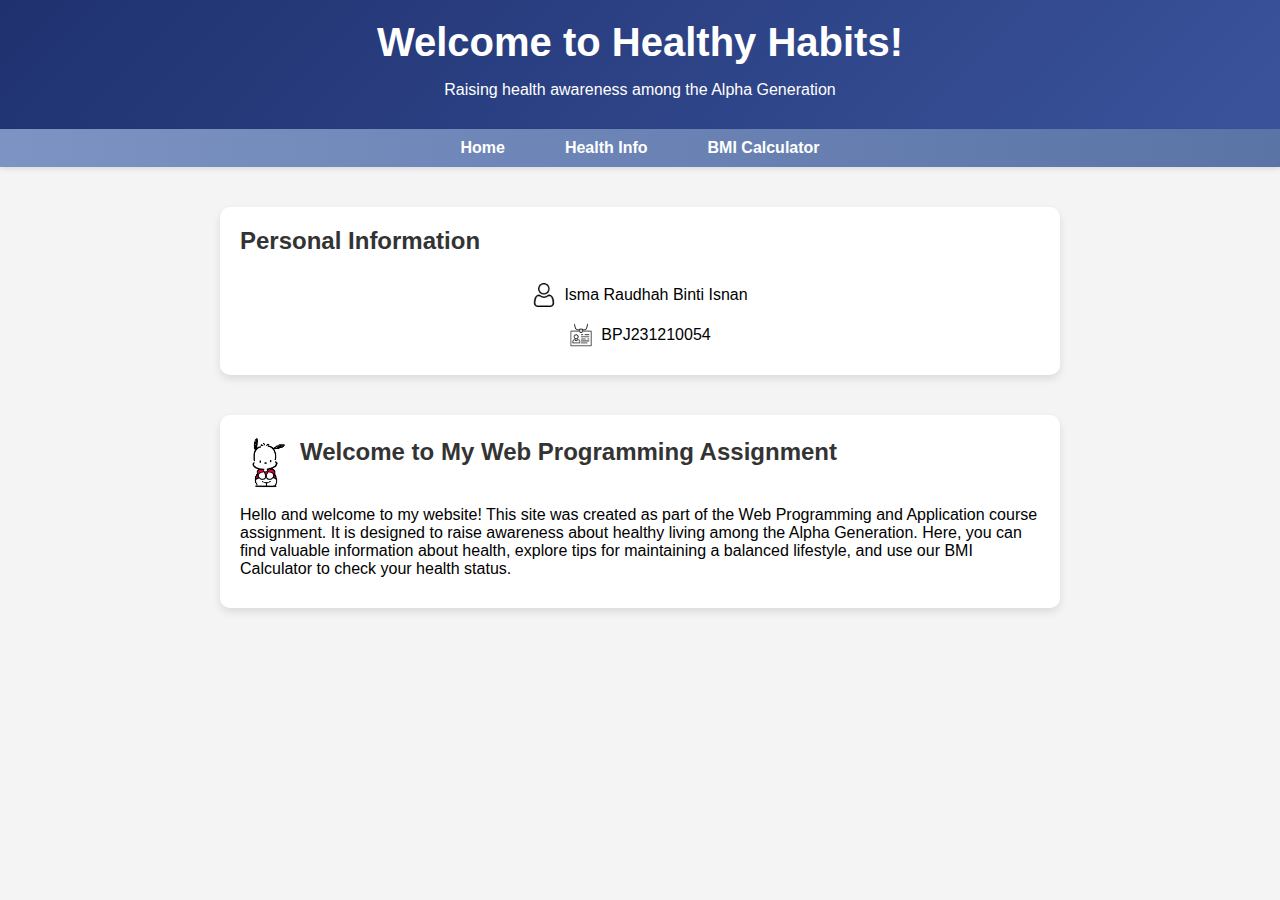
<file: index.html>
<!DOCTYPE html>
<html lang="en">
<head>
    <meta charset="UTF-8">
    <meta name="viewport" content="width=device-width, initial-scale=1.0">
    <title>Healthy Habits</title>
    <link rel="icon" type="weight-icon" href="weight.png">
    <link rel="stylesheet" href="style.css">
</head>
<body>
    <header>
        <h1>Welcome to Healthy Habits!</h1>
        <p>Raising health awareness among the Alpha Generation</p>
    </header>
    
    <nav>
        <ul class="nav-links">
            <li><a href="index.html">Home</a></li>
            <li><a href="secondpage.html">Health Info</a></li>
            <li><a href="BMI.html">BMI Calculator</a></li>
        </ul>
    </nav>
    
    <main>
        <section class="personal-info-section">
            <h2>Personal Information</h2>
            <div class="personal-info-content">
            <div class="info-item">
            <img src="name.png" alt="Name Icon" class="name-icon">
            <span class="name-text">Isma Raudhah Binti Isnan</span> <br>
        </div>
        <div class="info-item">
            <img src="id.png" alt="id Icon" class="name-icon">
            <span class="id-text">BPJ231210054</span>
        </div>
    </div>
        </section>
        <section>
            <div class="mental-health-container">
                <img src="test.gif" alt="Mental Health Icon" class="mental-health-icon">
            <h2>Welcome to My Web Programming Assignment</h2>
            </div>
            <p>
                Hello and welcome to my website! This site was created as part of the Web Programming and Application course assignment. 
                It is designed to raise awareness about healthy living among the Alpha Generation. 
                Here, you can find valuable information about health, explore tips for maintaining a balanced lifestyle, and use our BMI Calculator to check your health status.
            </p>
        </section>

    </main>

    <script src="script.js"></script>
</body>
</html>
</file>
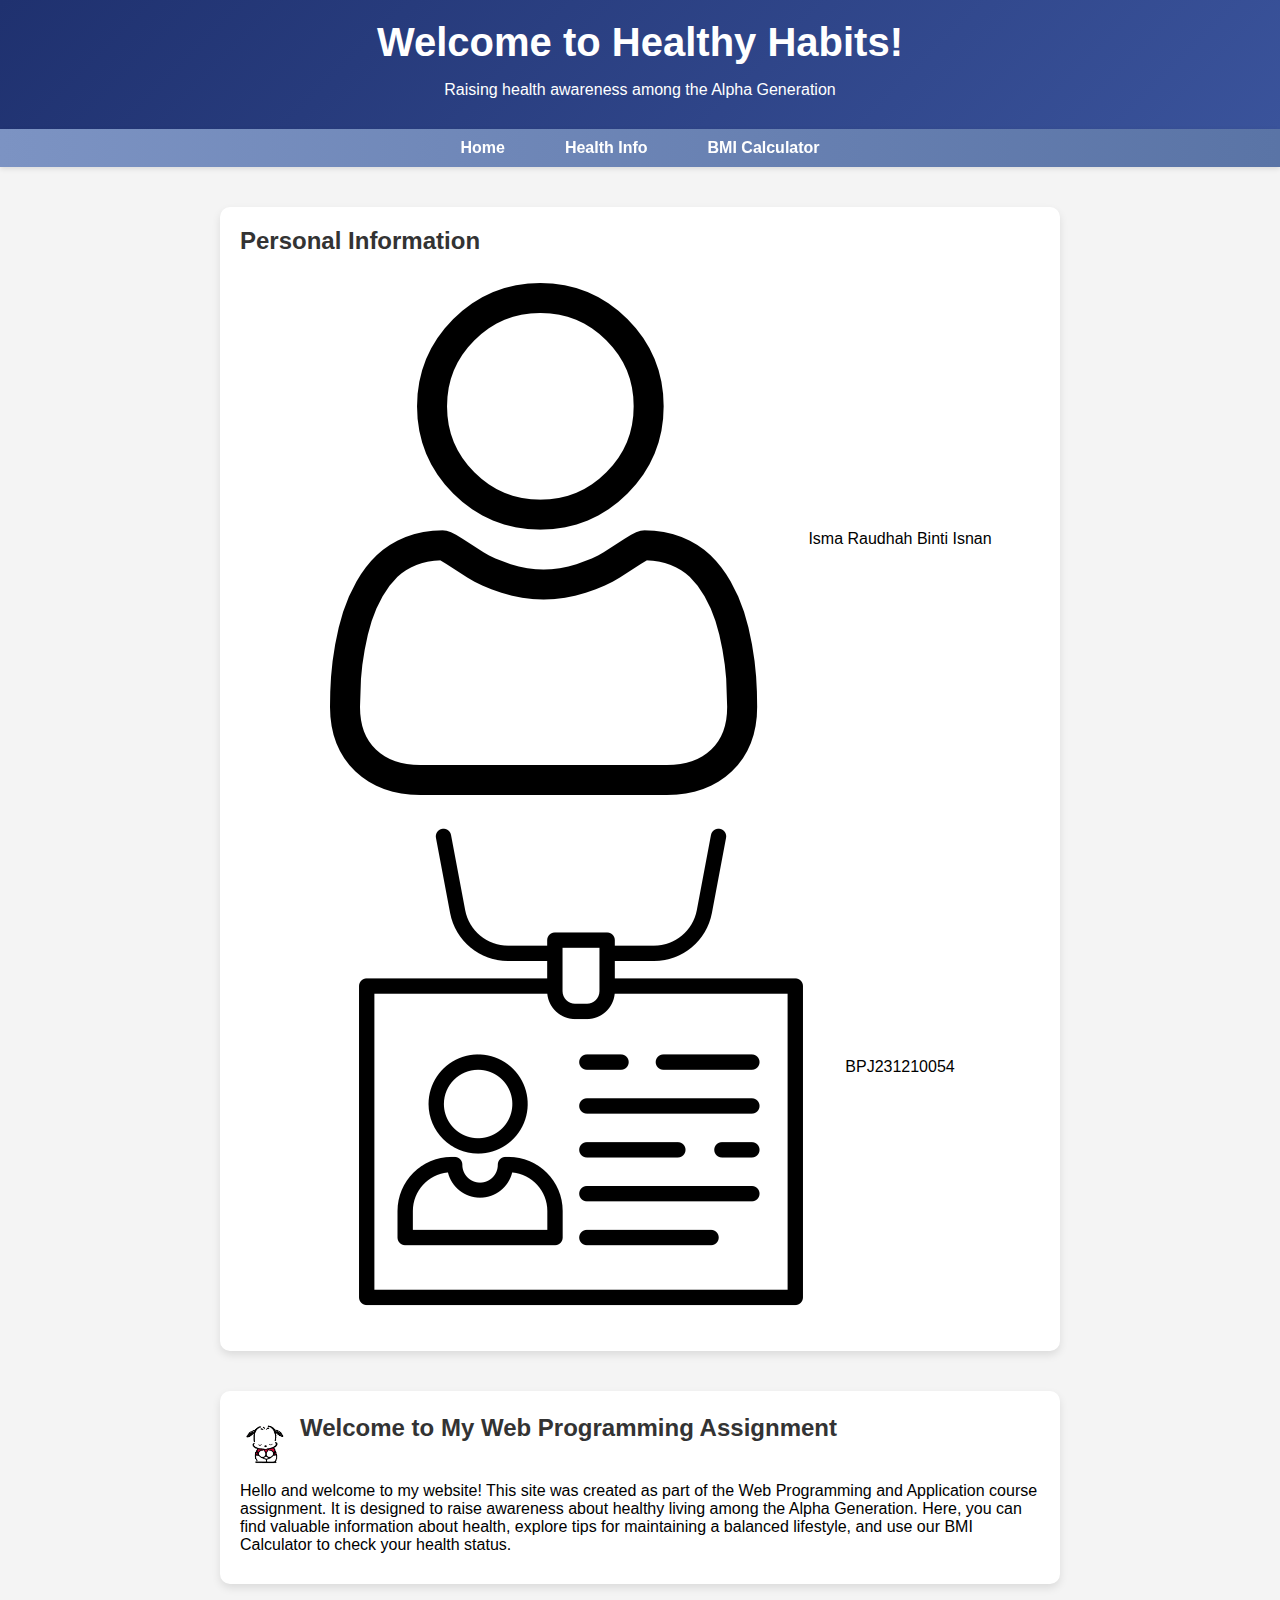
<file: ASSIGNMENT/index.html>
<!DOCTYPE html>
<html lang="en">
<head>
    <meta charset="UTF-8">
    <meta name="viewport" content="width=device-width, initial-scale=1.0">
    <title>Healthy Habits</title>
    <link rel="stylesheet" href="style.css">
</head>
<body>
    <header>
        <h1>Welcome to Healthy Habits!</h1>
        <p>Raising health awareness among the Alpha Generation</p>
    </header>
    
    <nav>
        <ul class="nav-links">
            <li><a href="index.html">Home</a></li>
            <li><a href="secondpage.html">Health Info</a></li>
            <li><a href="BMI.html">BMI Calculator</a></li>
        </ul>
    </nav>
    
    <main>
        <section class="personal-info-section">
            <h2>Personal Information</h2>
            <div class="personal-info-content">
                <div class="info-item">
                    <img src="name.png" alt="Name Icon" class="name-icon">
                    <span class="name-text">Isma Raudhah Binti Isnan</span> <br>
                </div>
                <div class="info-item">
                    <img src="id.png" alt="ID Icon" class="id-icon">
                    <span class="id-text">BPJ231210054</span>
                </div>
            </div> 
        </section>
        <section>
            <div class="mental-health-container">
                <img src="test.gif" alt="Mental Health Icon" class="mental-health-icon">
                <h2>Welcome to My Web Programming Assignment</h2>
            </div>
            <p>
                Hello and welcome to my website! This site was created as part of the Web Programming and Application course assignment. 
                It is designed to raise awareness about healthy living among the Alpha Generation. 
                Here, you can find valuable information about health, explore tips for maintaining a balanced lifestyle, 
                and use our BMI Calculator to check your health status.
            </p>
        </section>
    </main>

    <script src="script.js"></script>
</body>
</html>
</file>
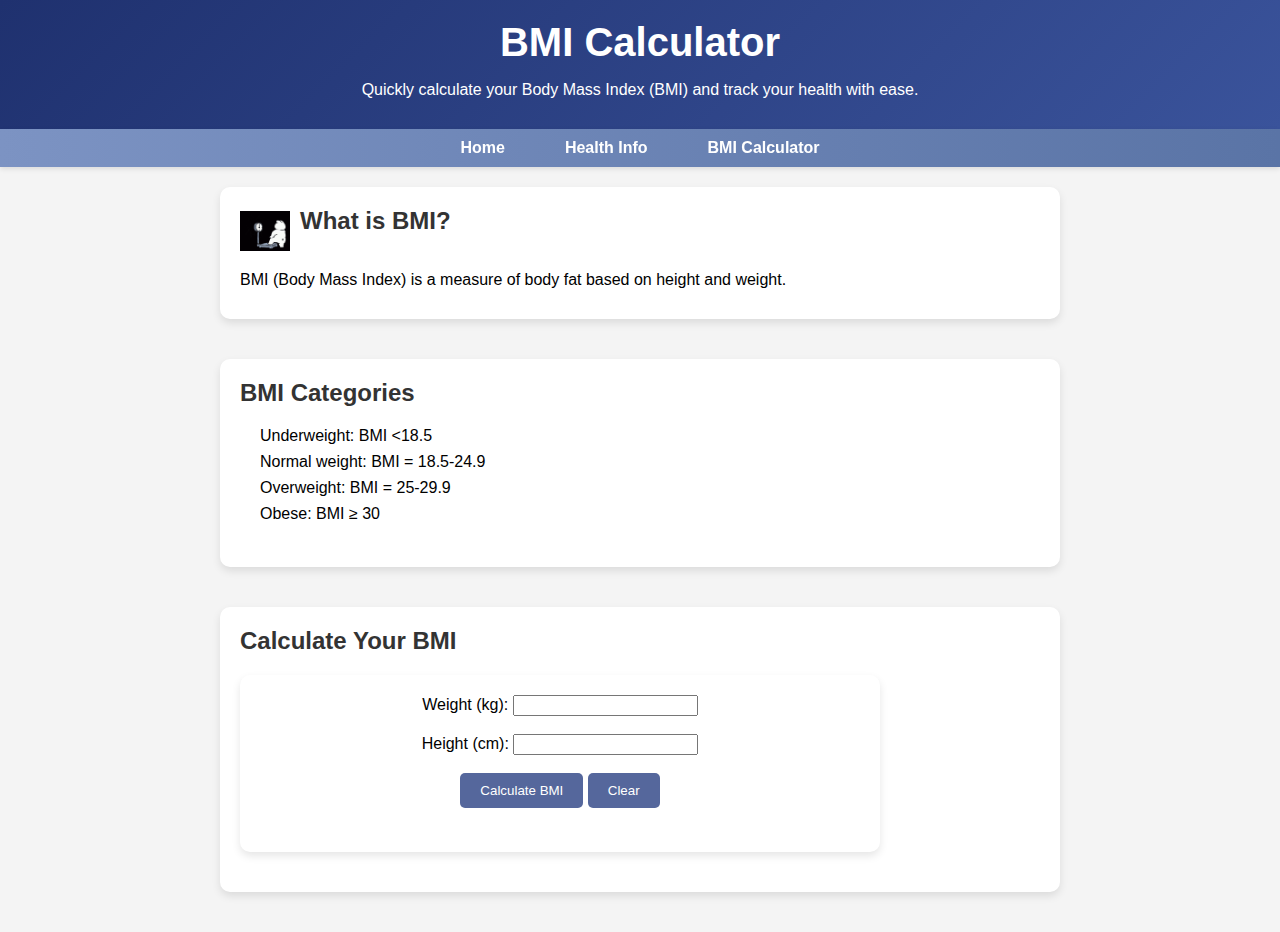
<file: BMI.html>
<!DOCTYPE html>
<html lang="en">
<head>
    <meta charset="UTF-8">
    <meta name="viewport" content="width=device-width, initial-scale=1.0">
    <title>BMI Calculator</title>
    <link rel="stylesheet" href="style.css">
    <link href="https://fonts.googleapis.com/css?family=Roboto|Open+Sans&display=swap" rel="stylesheet">
    <link rel="stylesheet" href="https://cdnjs.cloudflare.com/ajax/libs/font-awesome/6.0.0-beta3/css/all.min.css">
</head>
<body>

    <header>
        <h1>BMI Calculator</h1>
		<p>Quickly calculate your Body Mass Index (BMI) and track your health with ease.</p>
    </header>
	<nav>
    <ul class="nav-links">
        <li><a href="index.html">Home</a></li>
        <li><a href="secondpage.html">Health Info</a></li>
        <li><a href="BMI.html">BMI Calculator</a></li>
        
    </ul>
</nav>
    <main>
        <section>
            <div class="mental-health-container">
                <img src="weight.gif" alt="Mental Health Icon" class="mental-health-icon">
            <h2>What is BMI?</h2>
            </div>
            <p>BMI (Body Mass Index) is a measure of body fat based on height and weight.</p>
        </section>
        <section class="bmi-category">
            <h2>BMI Categories</h2>
            <ul>
                <li>Underweight: BMI <18.5</li>
                <li>Normal weight: BMI = 18.5-24.9</li>
                <li>Overweight: BMI = 25-29.9</li>
                <li>Obese: BMI ≥ 30</li>
            </ul>
        </section>
        <section>
            <h2>Calculate Your BMI</h2>
            <form class="bmi-form">
                <label for="weight">Weight (kg):</label>
                <input type="number" id="weight" required>
                <br><br>
                <label for="height">Height (cm):</label>
                <input type="number" id="height" required>
                <br><br>
                <button id="calculate-bmi" type="submit">Calculate BMI</button>
                <button type="button" id="clear-bmi">Clear</button>
                <p id="bmi-result"></p>
                <p id="bmi-warning"></p>
                <div id="scale-container"></div>
            </form>
        </section>
    </main>
    <script src="script.js"></script>
</body>
</html>
</file>
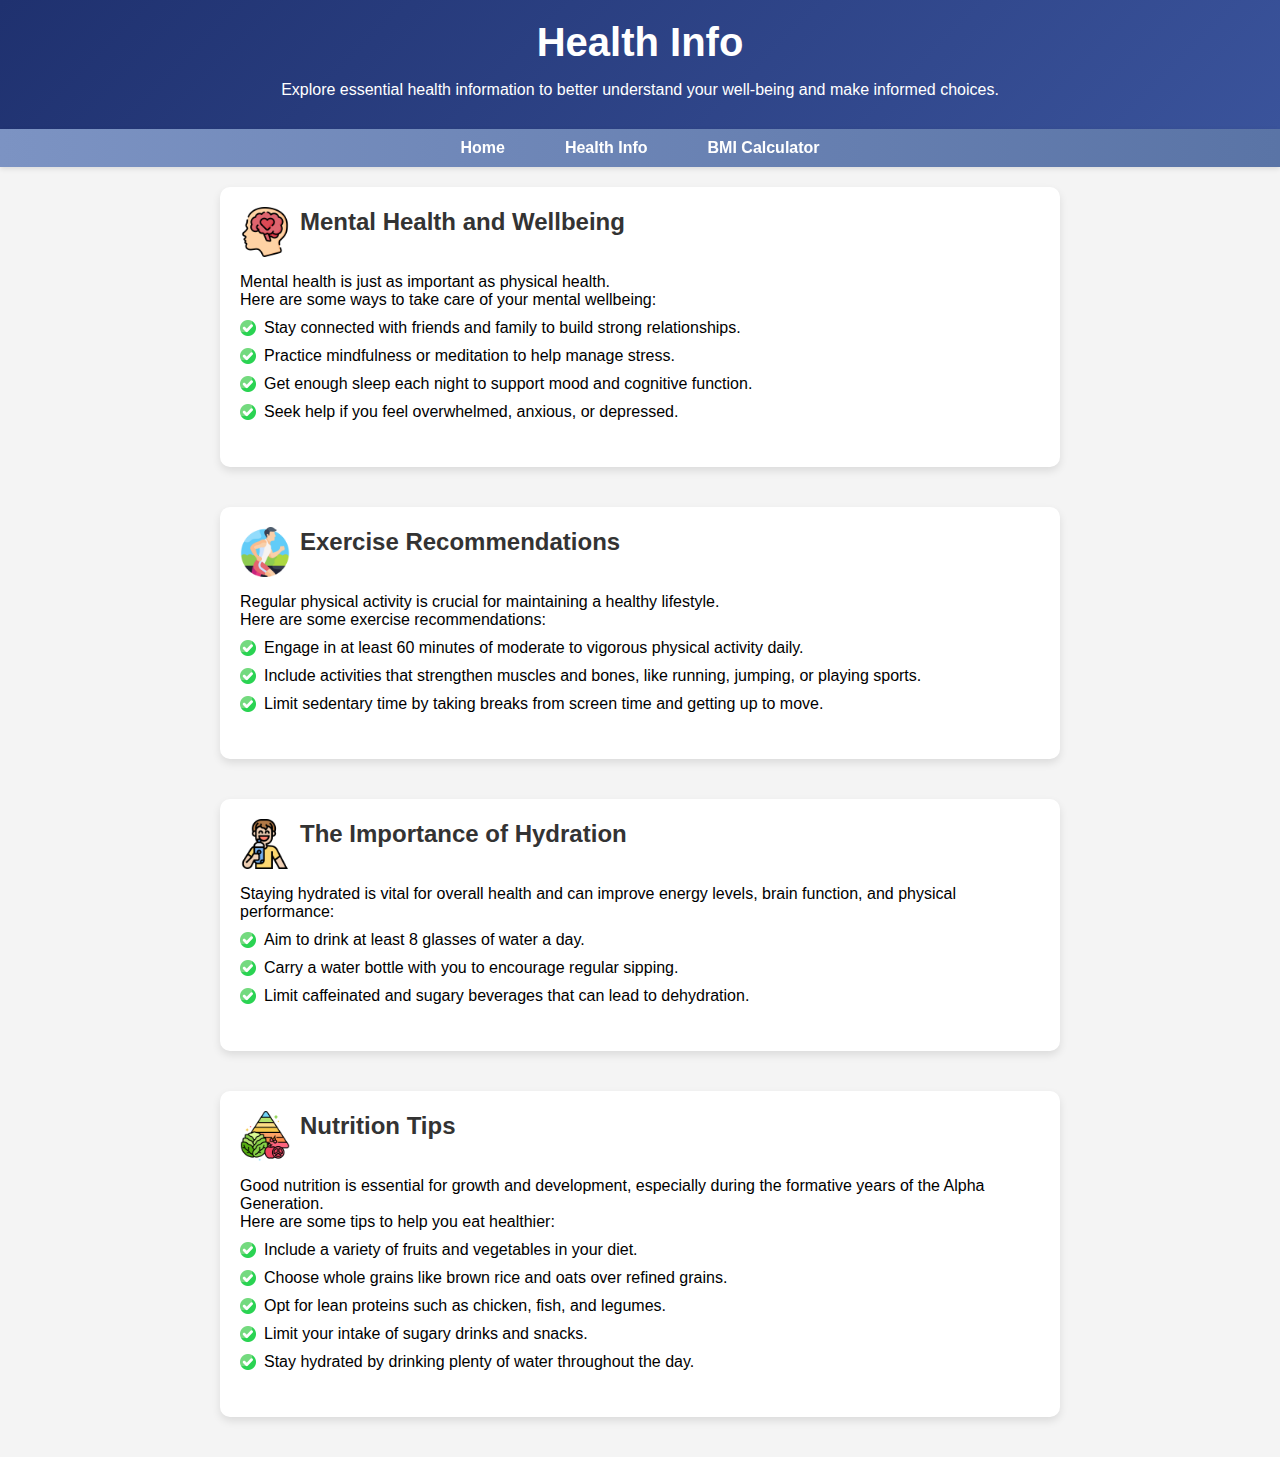
<file: secondpage.html>
<!DOCTYPE html>
<html lang="en">
<head>
    <meta charset="UTF-8">
    <meta name="viewport" content="width=device-width, initial-scale=1.0">
    <title>Health Info</title>
    <link rel="stylesheet" href="style.css">    
</head>
<body>

    <header>
        <h1>Health Info</h1>
		<p>Explore essential health information to better understand your well-being and make informed choices.</p>
    </header>
	<nav>
    <ul class="nav-links">
        <li><a href="index.html">Home</a></li>
        <li><a href="secondpage.html">Health Info</a></li>
        <li><a href="BMI.html">BMI Calculator</a></li>
    </ul>
</nav>
    <main>
		<section>
            <div class="mental-health-container">
                <img src="mental-health.png" alt="Mental Health Icon" class="mental-health-icon">
            <h2>Mental Health and Wellbeing</h2>
        </div>
            <p>Mental health is just as important as physical health. <br> Here are some ways to take care of your mental wellbeing:</p>
            <ul class="custom-points">
                <li><img src="check.png" alt="Check Icon" style="width:16px;">Stay connected with friends and family to build strong relationships.</li>
                <li><img src="check.png" alt="Check Icon" style="width:16px;">Practice mindfulness or meditation to help manage stress.</li>
                <li><img src="check.png" alt="Check Icon" style="width:16px;">Get enough sleep each night to support mood and cognitive function.</li>
                <li><img src="check.png" alt="Check Icon" style="width:16px;">Seek help if you feel overwhelmed, anxious, or depressed.</li>
            </ul>
        </section>
		
		<section>
            <div class="mental-health-container">
                <img src="running.png" alt="Mental Health Icon" class="mental-health-icon">
            <h2>Exercise Recommendations</h2>
            </div>
            <p>Regular physical activity is crucial for maintaining a healthy lifestyle. <br> Here are some exercise recommendations:</p>
            <ul class="custom-points">
                <li><img src="check.png" alt="Check Icon" style="width:16px;">Engage in at least 60 minutes of moderate to vigorous physical activity daily.</li>
                <li><img src="check.png" alt="Check Icon" style="width:16px;">Include activities that strengthen muscles and bones, like running, jumping, or playing sports.</li>
                <li><img src="check.png" alt="Check Icon" style="width:16px;">Limit sedentary time by taking breaks from screen time and getting up to move.</li>
            </ul>
        </section>
		
		<section>
            <div class="mental-health-container">
                <img src="hydration.png" alt="Mental Health Icon" class="mental-health-icon">
            <h2>The Importance of Hydration</h2>
        </div>
            <p>Staying hydrated is vital for overall health and can improve energy levels, brain function, and physical performance:</p>
            <ul class="custom-points">
                <li><img src="check.png" alt="Check Icon" style="width:16px;">Aim to drink at least 8 glasses of water a day.</li>
                <li><img src="check.png" alt="Check Icon" style="width:16px;">Carry a water bottle with you to encourage regular sipping.</li>
                <li><img src="check.png" alt="Check Icon" style="width:16px;">Limit caffeinated and sugary beverages that can lead to dehydration.</li>
            </ul>
        </section>
		
        <section>
            <div class="mental-health-container">
                <img src="nutrition.png" alt="Mental Health Icon" class="mental-health-icon">
            <h2>Nutrition Tips</h2>
            </div>
            <p>Good nutrition is essential for growth and development, especially during the formative years of the Alpha Generation. <br> Here are some tips to help you eat healthier:</p>
            <ul class="custom-points">
                <li><img src="check.png" alt="Check Icon" style="width:16px;">Include a variety of fruits and vegetables in your diet.</li>
                <li><img src="check.png" alt="Check Icon" style="width:16px;">Choose whole grains like brown rice and oats over refined grains.</li>
                <li><img src="check.png" alt="Check Icon" style="width:16px;">Opt for lean proteins such as chicken, fish, and legumes.</li>
                <li><img src="check.png" alt="Check Icon" style="width:16px;">Limit your intake of sugary drinks and snacks.</li>
                <li><img src="check.png" alt="Check Icon" style="width:16px;">Stay hydrated by drinking plenty of water throughout the day.</li>
            </ul>
        </section>
    </main>
    <script src="script.js"></script>
</body>
</html>
</file>
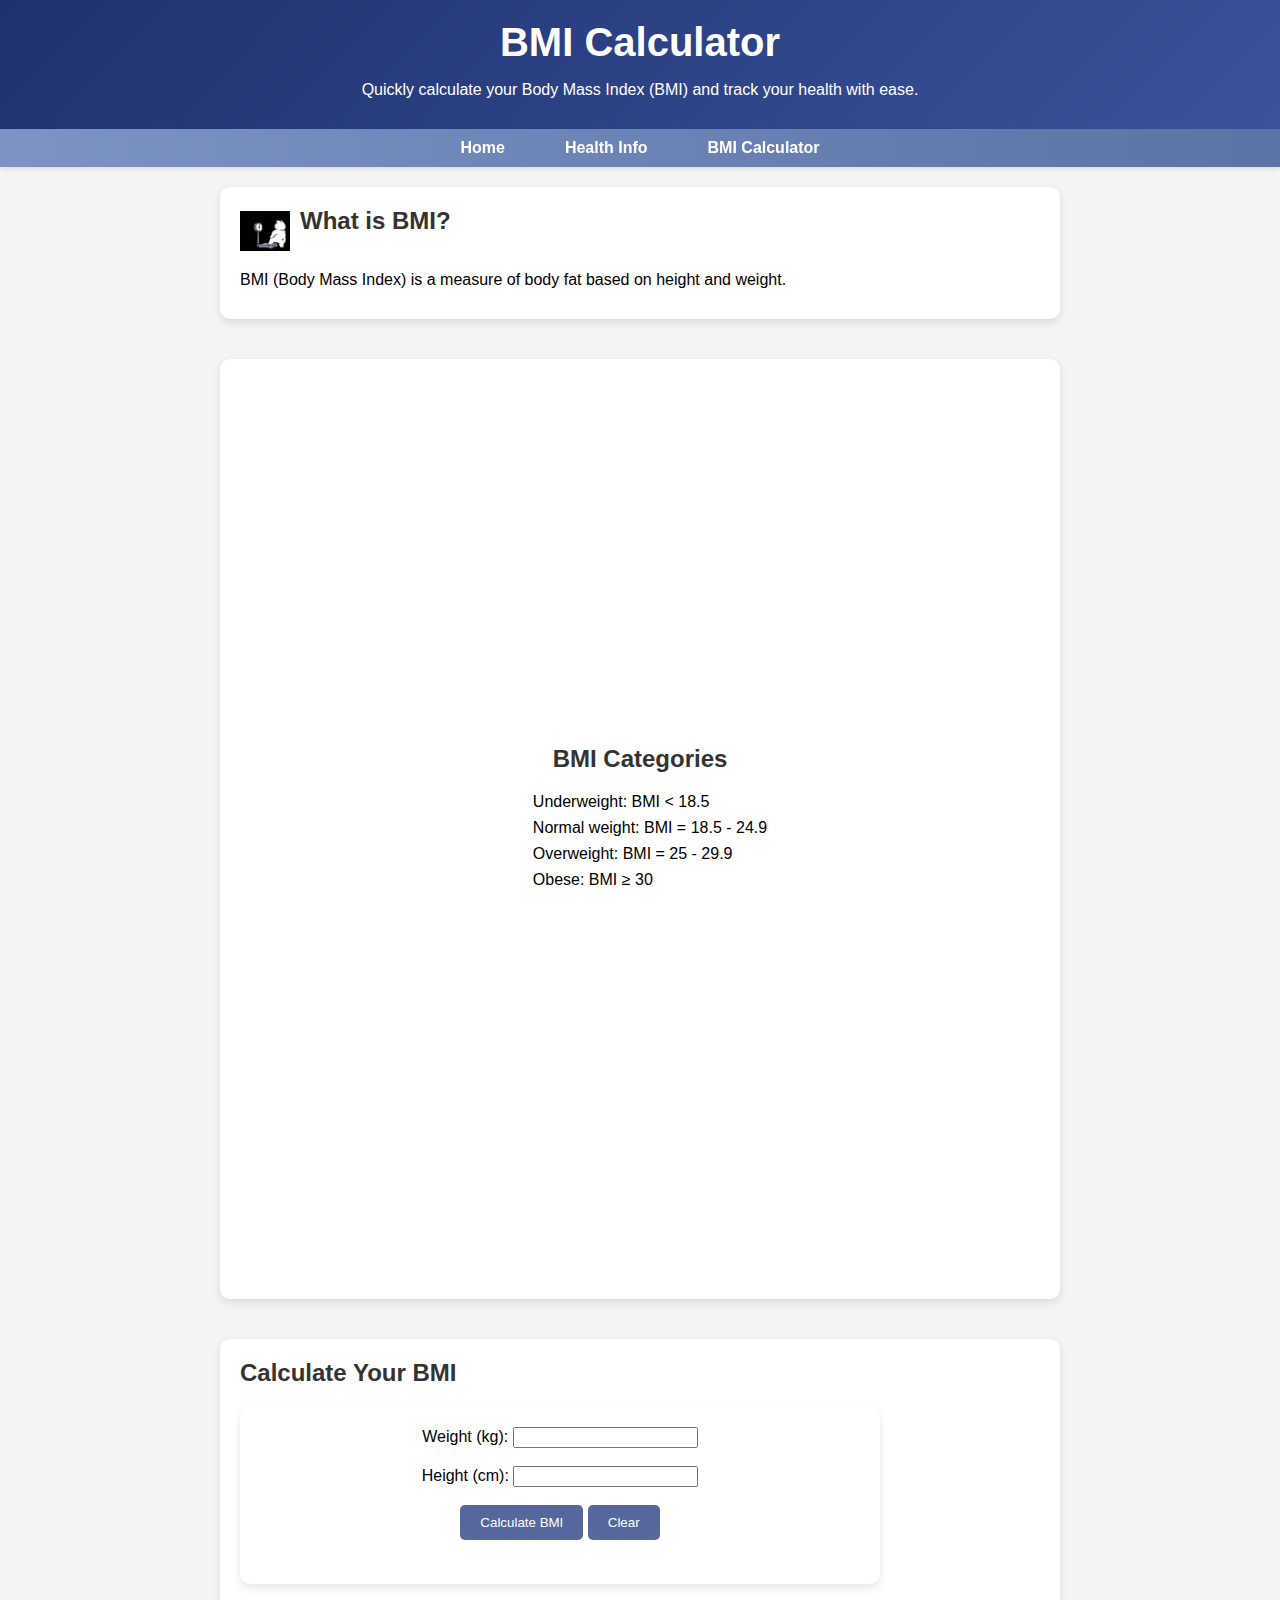
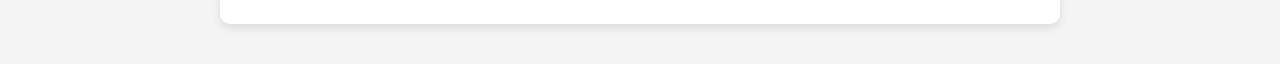
<file: ASSIGNMENT/BMI.html>
<!DOCTYPE html>
<html lang="en">
<head>
    <meta charset="UTF-8">
    <meta name="viewport" content="width=device-width, initial-scale=1.0">
    <title>BMI Calculator</title>
    <link rel="stylesheet" href="style.css">
    <link href="https://fonts.googleapis.com/css?family=Roboto|Open+Sans&display=swap" rel="stylesheet">
    <link rel="stylesheet" href="https://cdnjs.cloudflare.com/ajax/libs/font-awesome/6.0.0-beta3/css/all.min.css">
</head>
<body>

    <header>
        <h1>BMI Calculator</h1>
        <p>Quickly calculate your Body Mass Index (BMI) and track your health with ease.</p>
    </header>
    <nav>
        <ul class="nav-links">
            <li><a href="index.html">Home</a></li>
            <li><a href="secondpage.html">Health Info</a></li>
            <li><a href="BMI.html">BMI Calculator</a></li>
        </ul>
    </nav>

    <main>
        <section>
            <div class="mental-health-container">
                <img src="weight.gif" alt="Weight Icon" class="mental-health-icon">
                <h2>What is BMI?</h2>
            </div>
            <p>BMI (Body Mass Index) is a measure of body fat based on height and weight.</p>
        </section>

        <section class="bmi-category">
            <h2>BMI Categories</h2>
            <ul>
                <li>Underweight: BMI &lt; 18.5</li>
                <li>Normal weight: BMI = 18.5 - 24.9</li>
                <li>Overweight: BMI = 25 - 29.9</li>
                <li>Obese: BMI ≥ 30</li>
            </ul>
        </section>

        <section>
            <h2>Calculate Your BMI</h2>
            <form class="bmi-form">
                <label for="weight">Weight (kg):</label>
                <input type="number" id="weight" required>
                <br><br>
                <label for="height">Height (cm):</label>
                <input type="number" id="height" required>
                <br><br>
                <button id="calculate-bmi" type="submit">Calculate BMI</button>
                <button type="button" id="clear-bmi">Clear</button>
                <p id="bmi-result"></p>
                <p id="bmi-warning"></p>
                <div id="scale-container"></div>
            </form>
        </section>
    </main>

    <script src="script.js"></script>
</body>
</html>
</file>
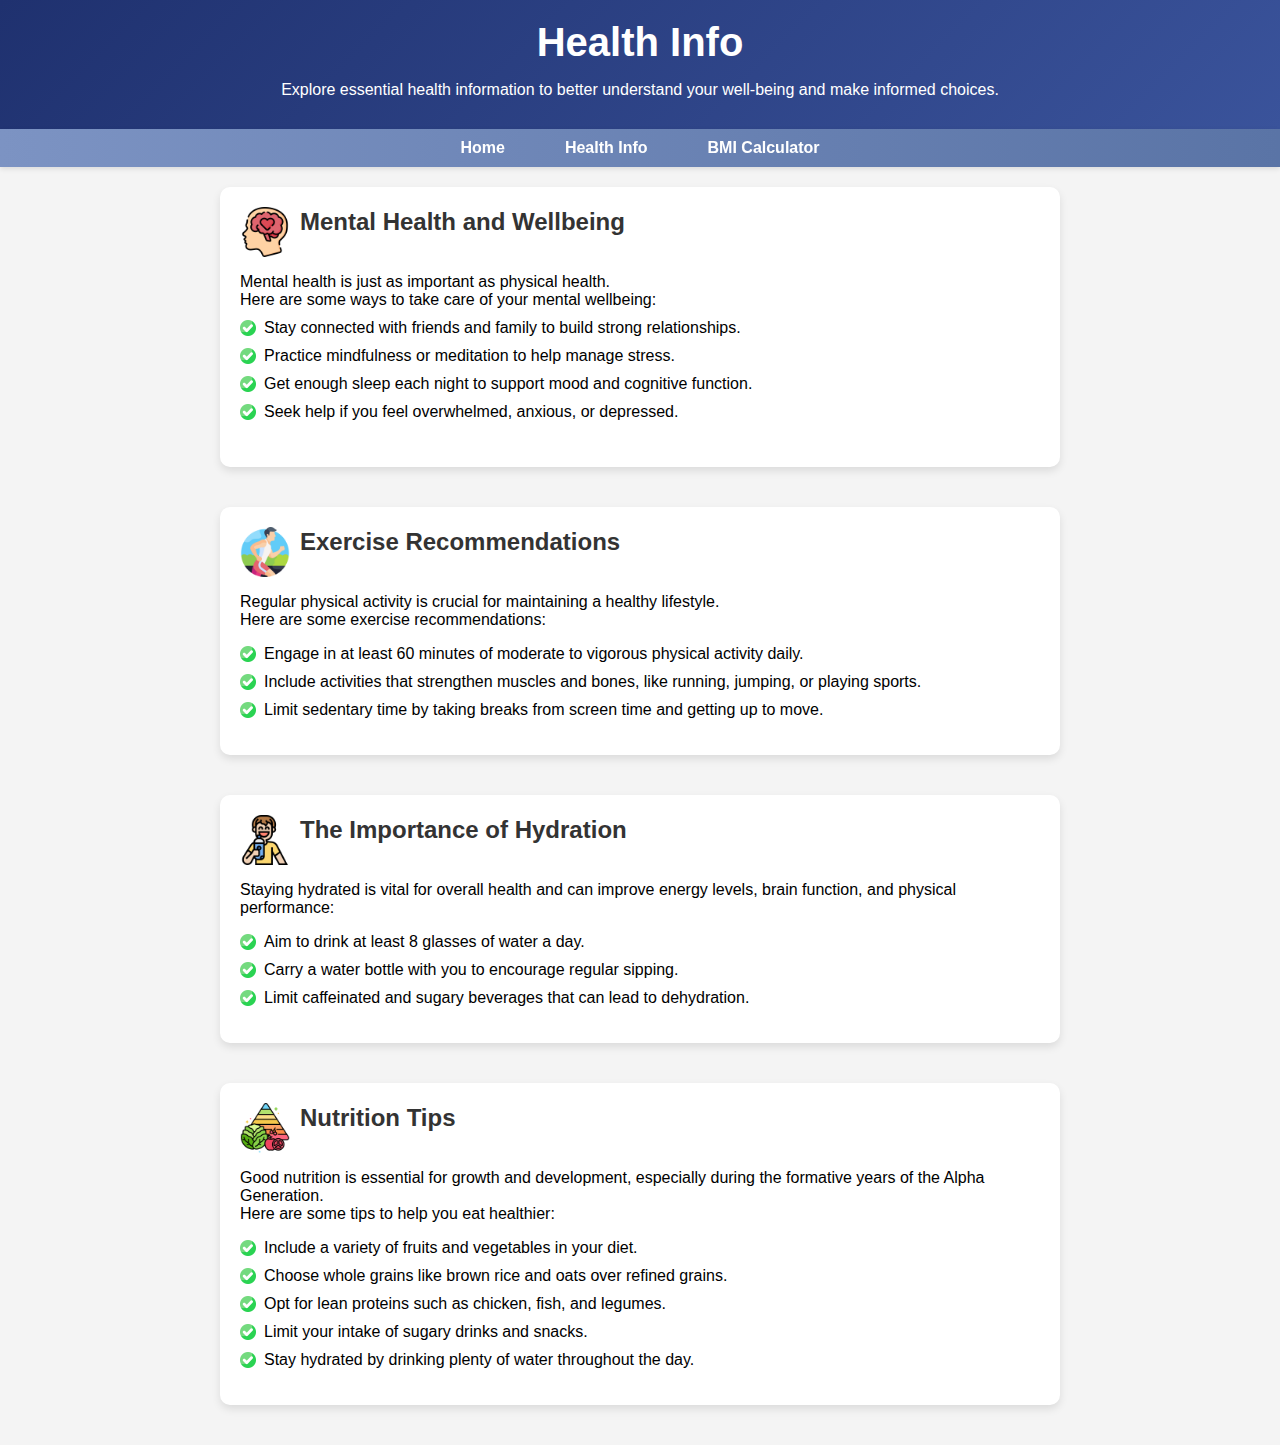
<file: ASSIGNMENT/secondpage.html>
<!DOCTYPE html>
<html lang="en">
<head>
    <meta charset="UTF-8">
    <meta name="viewport" content="width=device-width, initial-scale=1.0">
    <title>Health Info</title>
    <link rel="stylesheet" href="style.css">    
<link rel="stylesheet" href="https://cdnjs.cloudflare.com/ajax/libs/font-awesome/6.4.0/css/all.min.css">
</head>
<body>

    <header>
        <h1>Health Info</h1>
		<p>Explore essential health information to better understand your well-being and make informed choices.</p>
    </header>
	<nav>
    <ul class="nav-links">
        <li><a href="index.html">Home</a></li>
        <li><a href="secondpage.html">Health Info</a></li>
        <li><a href="BMI.html">BMI Calculator</a></li>
    </ul>
</nav>
    <main>
	
		<section>
            <div class="mental-health-container">
                <img src="mental-health.png" alt="Mental Health Icon" class="mental-health-icon">
            <h2>Mental Health and Wellbeing</h2>
        </div>
            <p>Mental health is just as important as physical health. <br> Here are some ways to take care of your mental wellbeing:</p>
            <ul class="custom-points">
                <li><img src="check.png" alt="Check Icon" style="width:16px;">Stay connected with friends and family to build strong relationships.</li>
                <li><img src="check.png" alt="Check Icon" style="width:16px;">Practice mindfulness or meditation to help manage stress.</li>
                <li><img src="check.png" alt="Check Icon" style="width:16px;">Get enough sleep each night to support mood and cognitive function.</li>
                <li><img src="check.png" alt="Check Icon" style="width:16px;">Seek help if you feel overwhelmed, anxious, or depressed.</li>
            </ul>
        </section>
		<section>
            <div class="mental-health-container">
                <img src="running.png" alt="Mental Health Icon" class="mental-health-icon">
            <h2>Exercise Recommendations</h2>
            </div>
            <p>Regular physical activity is crucial for maintaining a healthy lifestyle. <br> Here are some exercise recommendations:</p>
            <ol class="custom-points">
                <li><img src="check.png" alt="Check Icon" style="width:16px;">Engage in at least 60 minutes of moderate to vigorous physical activity daily.</li>
                <li><img src="check.png" alt="Check Icon" style="width:16px;">Include activities that strengthen muscles and bones, like running, jumping, or playing sports.</li>
                <li><img src="check.png" alt="Check Icon" style="width:16px;">Limit sedentary time by taking breaks from screen time and getting up to move.</li>
            </ol>
        </section>
		
		<section>
            <div class="mental-health-container">
                <img src="hydration.png" alt="Mental Health Icon" class="mental-health-icon">
            <h2>The Importance of Hydration</h2>
        </div>
            <p>Staying hydrated is vital for overall health and can improve energy levels, brain function, and physical performance:</p>
            <ol class="custom-points">
                <li><img src="check.png" alt="Check Icon" style="width:16px;">Aim to drink at least 8 glasses of water a day.</li>
                <li><img src="check.png" alt="Check Icon" style="width:16px;">Carry a water bottle with you to encourage regular sipping.</li>
                <li><img src="check.png" alt="Check Icon" style="width:16px;">Limit caffeinated and sugary beverages that can lead to dehydration.</li>
            </ol>
        </section>
		
        <section>
            <div class="mental-health-container">
                <img src="nutrition.png" alt="Mental Health Icon" class="mental-health-icon">
            <h2>Nutrition Tips</h2>
            </div>
            <p>Good nutrition is essential for growth and development, especially during the formative years of the Alpha Generation. <br> Here are some tips to help you eat healthier:</p>
            <ol class="custom-points">
                <li><img src="check.png" alt="Check Icon" style="width:16px;">Include a variety of fruits and vegetables in your diet.</li>
                <li><img src="check.png" alt="Check Icon" style="width:16px;">Choose whole grains like brown rice and oats over refined grains.</li>
                <li><img src="check.png" alt="Check Icon" style="width:16px;">Opt for lean proteins such as chicken, fish, and legumes.</li>
                <li><img src="check.png" alt="Check Icon" style="width:16px;">Limit your intake of sugary drinks and snacks.</li>
                <li><img src="check.png" alt="Check Icon" style="width:16px;">Stay hydrated by drinking plenty of water throughout the day.</li>
            </ol>
        </section>
    </main>
    <script src="script.js"></script>
</body>
</html>
</file>
<file: style.css>
body {
  font-family: 'Arial', sans-serif;
  margin: 0;
  padding: 0;
  background-color: #f4f4f4;
  scroll-behavior: smooth;
}

header {
  background: linear-gradient(135deg, #1f316f, #3a539b);
  color: #fff;
  padding: 20px 0;
  text-align: center;
  box-shadow: 0 4px 8px rgba(0, 0, 0, 0.2);
  width: 100%;
  box-sizing: border-box;
}

header h1 {
  margin: 0;
  font-size: 2.5rem;
  transition: transform 0.3s;
}

header h1:hover {
  transform: scale(1.05);
}

main {
  display: flex;
  flex-direction: column;
  align-items: center;
  padding: 20px;
  gap: 20px;
}

section {
  background-color: #fff;
  padding: 20px;
  margin-bottom: 20px;
  border-radius: 10px;
  box-shadow: 0 4px 8px rgba(0, 0, 0, 0.1);
  width: 90%;
  max-width: 800px;
  transition: transform 0.3s ease, box-shadow 0.3s ease;
}

section:hover {
  transform: translateY(-5px);
  box-shadow: 0 8px 16px rgba(0, 0, 0, 0.2);
}

.info-card {
  background-color: #fff;
  padding: 20px;
  margin: 15px 0;
  border-radius: 10px;
  box-shadow: 0 2px 5px rgba(0, 0, 0, 0.1);
}

.name-icon{
  width: 24px;                 
  height: 24px;                
  margin-right: 8px; 
}

.name-text {
  font-size: 16px;             
  color: #000;                 
}

p {
  margin-bottom: 10px;
}

h2 {
  margin-top: 0;
  color: #333;
  display: flex;
  align-items: center;
  gap: 10px;
  font-size: 1.5em;
}

ul {
  list-style-type: none;
  margin-top: 0;
  padding-left: 20px;
  overflow: hidden;
}

li {
  margin-bottom: 8px;
  display: flex;
  align-items: center;
  gap: 8px;
}

a {
  text-decoration: none;
  color: #337ab7;
  transition: color 0.3s ease;
}

a:hover {
  color: #23527c;
}

button {
  background-color: #55679C;
  color: #ffffff;
  padding: 10px 20px;
  border: none;
  border-radius: 5px;
  cursor: pointer;
  transition: background-color 0.3s ease, transform 0.3s ease;
}

button:hover {
  background-color: #000000;
  transform: scale(1.05);
}

#bmi-result {
  font-size: 24px;
  font-weight: bold;
  margin-bottom: 20px;
  color: #333;
}

nav {
  background: linear-gradient(90deg, #7C93C3, #5a74a6);
  padding: 10px 0;
  position: sticky;
  top: 0;
  z-index: 1000;
  box-shadow: 0 2px 5px rgba(0, 0, 0, 0.1);
}

.nav-links {
  list-style: none;
  display: flex;
  justify-content: center;
  padding: 0;
  margin: 0;
}

.nav-links li {
  margin: 0 15px;
}

.nav-links a {
  text-decoration: none;
  color: white;
  font-weight: bold;
  transition: color 0.3s ease, background 0.3s ease;
  padding: 0px 15px;
  border-radius: 5px;
}

.nav-links a:hover {
  color: #000000;
  background: rgba(255, 255, 255, 0.3);
}

.bmi-form-container {
  display: flex;
  justify-content: center; /* Centers horizontally */
  align-items: center; /* Centers vertically */
  height: 100vh; /* Full viewport height */
  background-color: #f4f4f4; /* Background color */
  box-shadow: 0 4px 8px rgba(0, 0, 0, 0.1);
}

.bmi-form {
  padding: 20px;
  margin-bottom: 20px;
  text-align: center;
  width: 90%;
  max-width: 600px;
  background-color: #fff;
  border-radius: 10px;
  box-shadow: 0 4px 8px rgba(0, 0, 0, 0.1);
}

.custom-points {
  list-style: none;
  padding: 0;
}

.custom-points li {
  display: flex;
  align-items: center;
  margin-bottom: 10px;
  font-size: 16px;
}

.custom-points li span {
  color: #4CAF50; 
  margin-right: 10px;
  font-size: 18px;
}

.bmi-icon {
  display: inline-block;
  width: 10px; 
  height: 10px;
  border-radius: 50%; 
  margin-right: 8px; 
}

.bmi-underweight .bmi-icon {
  background-color: #4a90e2; 
}

.bmi-normal .bmi-icon {
  background-color: #28a745; /* Green */
}

.bmi-overweight .bmi-icon {
  background-color: #ffc107; /* Yellow */
}

.bmi-obese .bmi-icon {
  background-color: #dc3545; /* Red */
}

.personal-info-section {
  margin: 20px;
}

.personal-info-content {
  display: flex;
  flex-direction: column; /* Arrange items vertically */
  align-items: center; /* Center items horizontally */
  justify-content: center;
}

.info-item {
  display: flex;
  align-items: center;
  justify-content: center;
  margin: 8px 0; 
}

.name-icon,
.id-icon {
  margin-right: 8px; 
}

.name-text,
.id-text {
  text-align: left; 
}

.image-container {
  text-align: center; /
}

.center-image {
  max-width: 500%; 
  height: 300px;   
  display: inline-block; 
  object-fit: cover; 
}

.mental-health-container {
  display: flex;                
  align-items: center;          
  margin-bottom: 15px;          
}

.mental-health-icon {
  width: 50px;                 
  height: auto;                 
  margin-right: 10px;           
}
</file>
<file: ASSIGNMENT/style.css>
body {
  font-family: 'Arial', sans-serif;
  margin: 0;
  padding: 0;
  background-color: #f4f4f4;
  scroll-behavior: smooth;
}

header {
  background: linear-gradient(135deg, #1f316f, #3a539b);
  color: #fff;
  padding: 20px 0;
  text-align: center;
  box-shadow: 0 4px 8px rgba(0, 0, 0, 0.2);
  width: 100%;
  box-sizing: border-box;
}

header h1 {
  margin: 0;
  font-size: 2.5rem;
  transition: transform 0.3s;
}

header h1:hover {
  transform: scale(1.05);
}

main {
  display: flex;
  flex-direction: column;
  align-items: center;
  padding: 20px;
  gap: 20px;
}

section {
  background-color: #fff;
  padding: 20px;
  margin-bottom: 20px;
  border-radius: 10px;
  box-shadow: 0 4px 8px rgba(0, 0, 0, 0.1);
  width: 90%;
  max-width: 800px;
  transition: transform 0.3s ease, box-shadow 0.3s ease;
}

section:hover {
  transform: translateY(-5px);
  box-shadow: 0 8px 16px rgba(0, 0, 0, 0.2);
}

.info-card {
  background-color: #fff;
  padding: 20px;
  margin: 15px 0;
  border-radius: 10px;
  box-shadow: 0 2px 5px rgba(0, 0, 0, 0.1);
}

.name-icon,
.id-icon {            
  margin-right: 8px; 
}

.name-text,
.id-text {
  text-align: left;
}

.image-container {
  text-align: center;
}

center-image {
  max-width: 500%;
  height: 300px;
  display: inline-block;
  object-fit: cover;
}

p {
  margin-bottom: 10px;
}

h2 {
  margin-top: 0;
  color: #333;
  display: flex;
  align-items: center;
  gap: 10px;
  font-size: 1.5em;
}

ul {
  list-style-type: none;
  margin-top: 0;
  padding-left: 20px;
  overflow: hidden;
}

li {
  margin-bottom: 8px;
  display: flex;
  align-items: center;
  gap: 8px;
}

a {
  text-decoration: none;
  color: #337ab7;
  transition: color 0.3s ease;
}

a:hover {
  color: #23527c;
}

button {
  background-color: #55679C;
  color: #ffffff;
  padding: 10px 20px;
  border: none;
  border-radius: 5px;
  cursor: pointer;
  transition: background-color 0.3s ease, transform 0.3s ease;
}

button:hover {
  background-color: #000000;
  transform: scale(1.05);
}

#bmi-result {
  font-size: 24px;
  font-weight: bold;
  margin-bottom: 20px;
  color: #333;
}

nav {
  background: linear-gradient(90deg, #7C93C3, #5a74a6);
  padding: 10px 0;
  position: sticky;
  top: 0;
  z-index: 1000;
  box-shadow: 0 2px 5px rgba(0, 0, 0, 0.1);
}

.nav-links {
  list-style: none;
  display: flex;
  justify-content: center;
  padding: 0;
  margin: 0;
}

.nav-links li {
  margin: 0 15px;
}

.nav-links a {
  text-decoration: none;
  color: white;
  font-weight: bold;
  transition: color 0.3s ease, background 0.3s ease;
  padding: 0px 15px;
  border-radius: 5px;
}

.nav-links a:hover {
  color: #000000;
  background: rgba(255, 255, 255, 0.3);
}

.bmi-form-container {
  display: flex;
  justify-content: center; /* Centers horizontally */
  align-items: center; /* Centers vertically */
  height: 100vh; /* Full viewport height */
  background-color: #f4f4f4; /* Background color */
  box-shadow: 0 4px 8px rgba(0, 0, 0, 0.1);
}

.bmi-form {
  padding: 20px;
  margin-bottom: 20px;
  text-align: center;
  width: 90%;
  max-width: 600px;
  background-color: #fff;
  border-radius: 10px;
  box-shadow: 0 4px 8px rgba(0, 0, 0, 0.1);
}

.custom-points {
  list-style: none;
  padding: 0;
}

.custom-points li {
  display: flex;
  align-items: center;
  margin-bottom: 10px;
  font-size: 16px;
}

.custom-points li span {
  color: #4CAF50; 
  margin-right: 10px;
  font-size: 18px;
}

.bmi-icon {
  display: inline-block;
  width: 10px; 
  height: 10px;
  border-radius: 50%; 
  margin-right: 8px; 
}

.bmi-underweight .bmi-icon {
  background-color: #4a90e2; 
}

.bmi-normal .bmi-icon {
  background-color: #28a745; /* Green */
}

.bmi-overweight .bmi-icon {
  background-color: #ffc107; /* Yellow */
}

.bmi-obese .bmi-icon {
  background-color: #dc3545; /* Red */
}

.personal-info-section {
  margin: 20px;
}

.personal-info-content {
  display: flex;
  flex-direction: column; /* Arrange items vertically */
  align-items: center; /* Center items horizontally */
  justify-content: center;
}

.info-item {
  display: flex;
  align-items: center;
  justify-content: center;
  margin: 8px 0; 
}

.name-icon,
.id-icon {
  margin-right: 8px; 
}

.name-text,
.id-text {
  text-align: left; 
}

.image-container {
  text-align: center; /
}

.center-image {
  max-width: 500%; 
  height: 300px;   
  display: inline-block; 
  object-fit: cover; 
}

.mental-health-container {
  display: flex;                
  align-items: center;          
  margin-bottom: 15px;          
}

.mental-health-icon {
  width: 50px;                 
  height: auto;                 
  margin-right: 10px;           
}

.bmi-category {
    display: flex;
    flex-direction: column;
    justify-content: center; /* Vertically center the content */
    align-items: center; /* Horizontally center the content */
    height: 100vh; /* Full viewport height to center the content vertically */
    text-align: center; /* Center the text inside the element */
}
</file>
